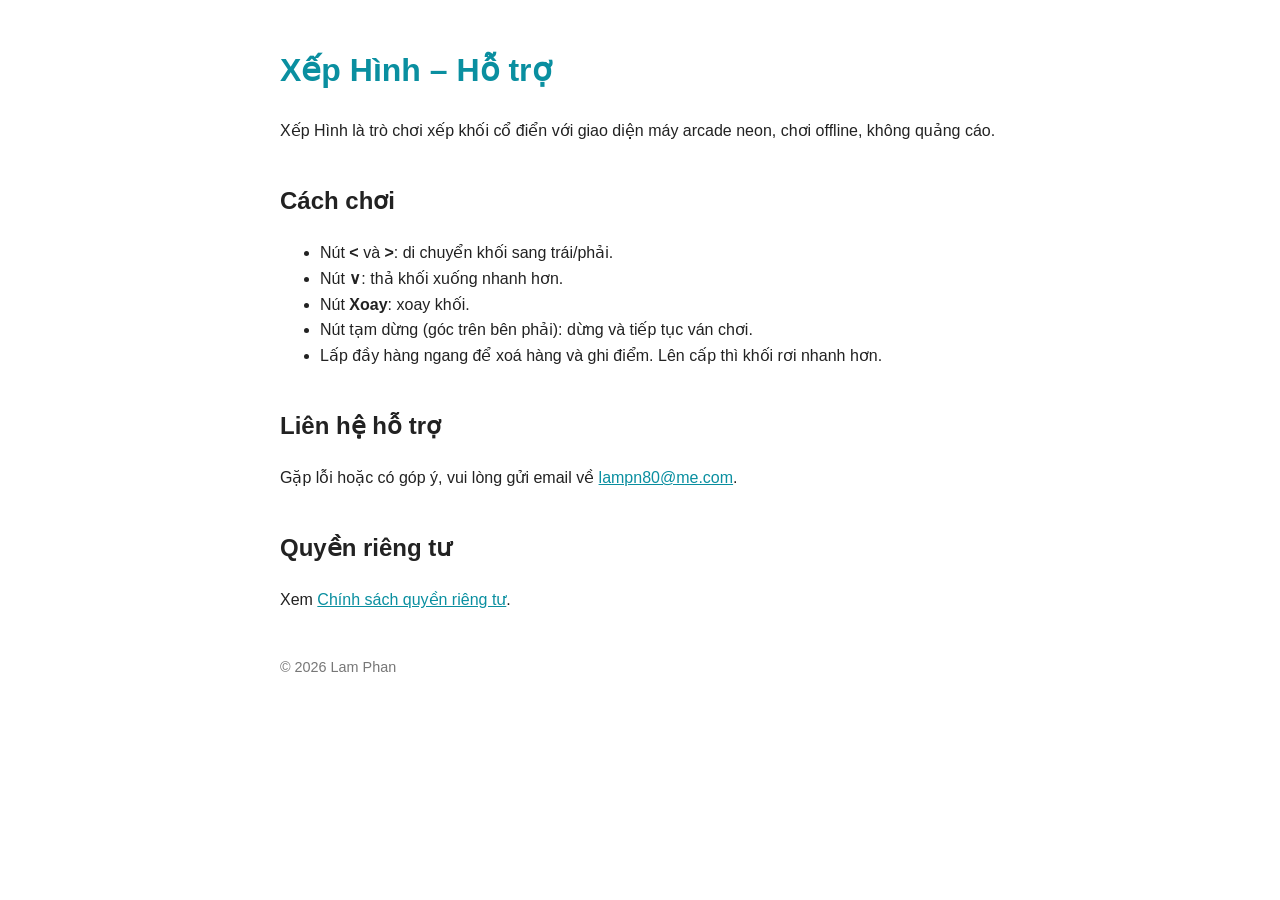
<file: index.html>
<!doctype html>
<html lang="vi"><head><meta charset="utf-8"><meta name="viewport" content="width=device-width,initial-scale=1">
<title>Hỗ trợ – Xếp Hình</title><link rel="stylesheet" href="style.css"></head>
<body>
<h1>Xếp Hình – Hỗ trợ</h1>
<p>Xếp Hình là trò chơi xếp khối cổ điển với giao diện máy arcade neon, chơi offline, không quảng cáo.</p>

<h2>Cách chơi</h2>
<ul>
<li>Nút <strong>&lt;</strong> và <strong>&gt;</strong>: di chuyển khối sang trái/phải.</li>
<li>Nút <strong>∨</strong>: thả khối xuống nhanh hơn.</li>
<li>Nút <strong>Xoay</strong>: xoay khối.</li>
<li>Nút tạm dừng (góc trên bên phải): dừng và tiếp tục ván chơi.</li>
<li>Lấp đầy hàng ngang để xoá hàng và ghi điểm. Lên cấp thì khối rơi nhanh hơn.</li>
</ul>

<h2>Liên hệ hỗ trợ</h2>
<p>Gặp lỗi hoặc có góp ý, vui lòng gửi email về <a href="mailto:lampn80@me.com">lampn80@me.com</a>.</p>

<h2>Quyền riêng tư</h2>
<p>Xem <a href="privacy.html">Chính sách quyền riêng tư</a>.</p>

<footer>© 2026 Lam Phan</footer>
</body></html>
</file>
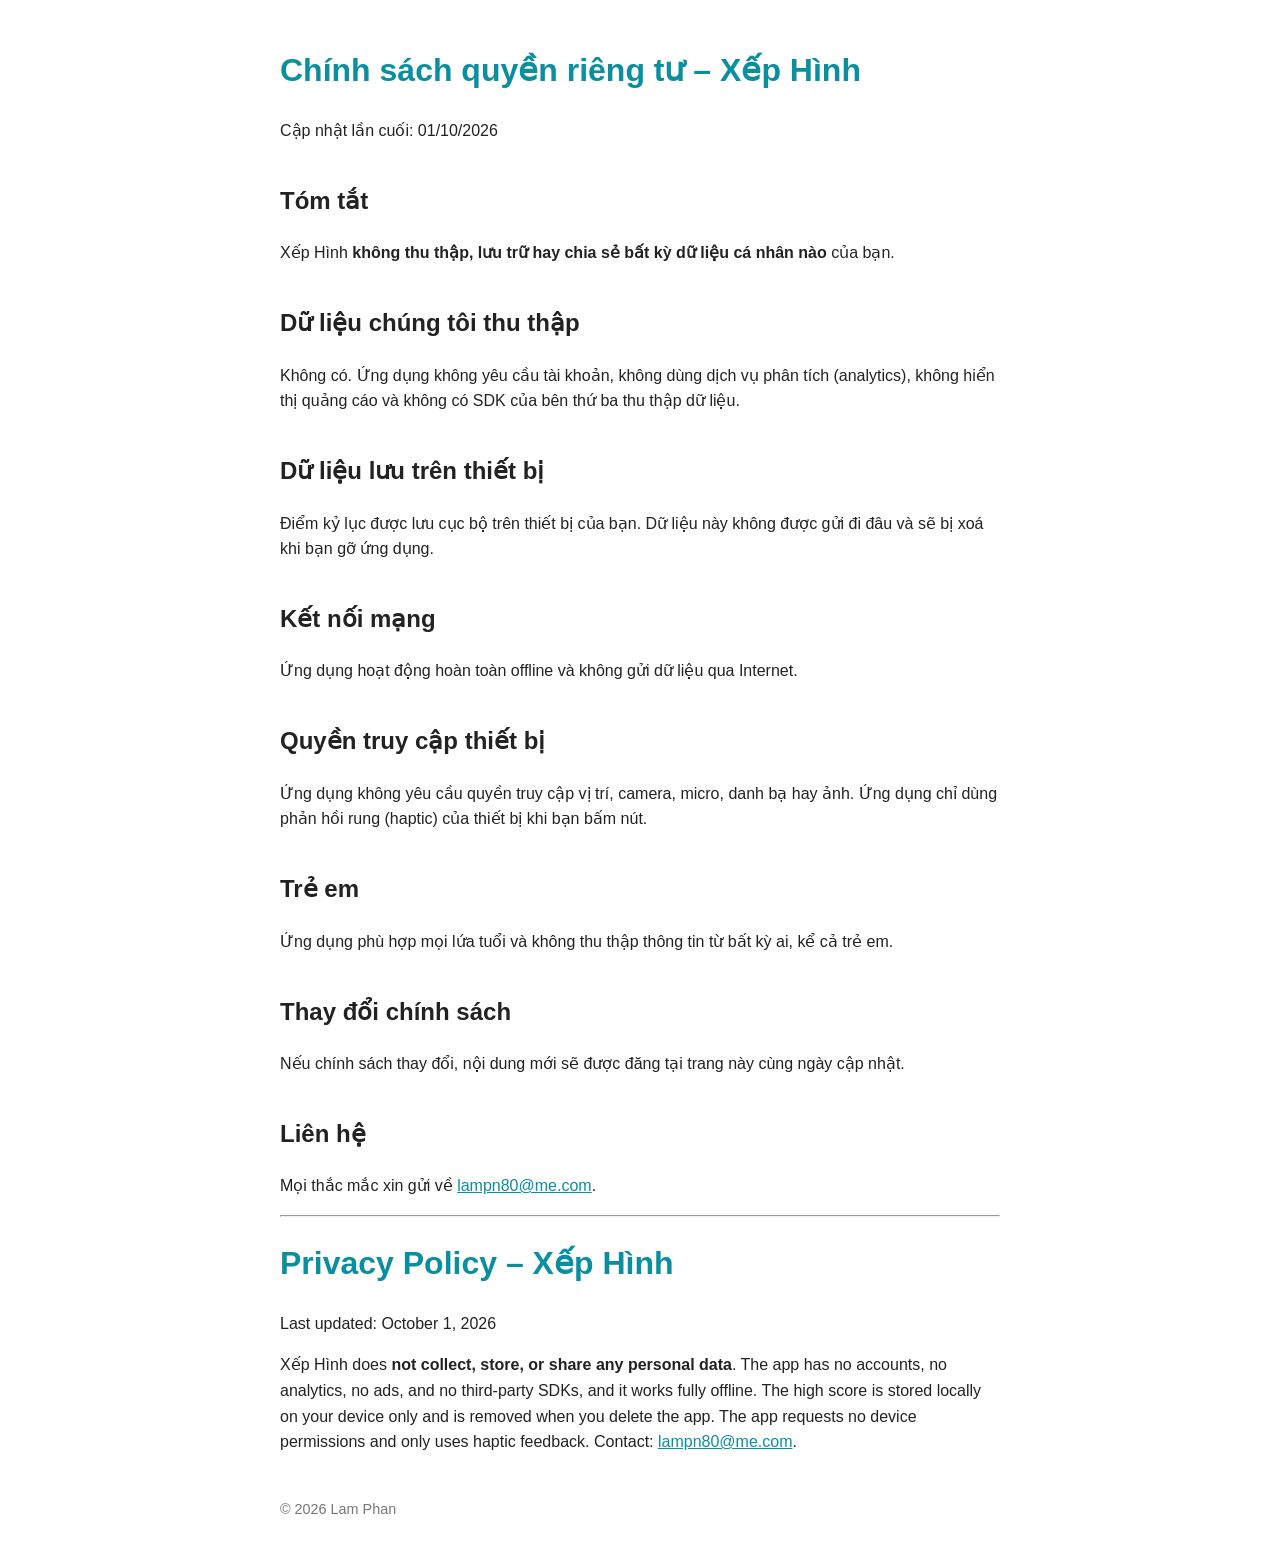
<file: privacy.html>
<!doctype html>
<html lang="vi"><head><meta charset="utf-8"><meta name="viewport" content="width=device-width,initial-scale=1">
<title>Chính sách quyền riêng tư – Xếp Hình</title><link rel="stylesheet" href="style.css"></head>
<body>
<h1>Chính sách quyền riêng tư – Xếp Hình</h1>
<p>Cập nhật lần cuối: 01/10/2026</p>

<h2>Tóm tắt</h2>
<p>Xếp Hình <strong>không thu thập, lưu trữ hay chia sẻ bất kỳ dữ liệu cá nhân nào</strong> của bạn.</p>

<h2>Dữ liệu chúng tôi thu thập</h2>
<p>Không có. Ứng dụng không yêu cầu tài khoản, không dùng dịch vụ phân tích (analytics), không hiển thị quảng cáo và không có SDK của bên thứ ba thu thập dữ liệu.</p>

<h2>Dữ liệu lưu trên thiết bị</h2>
<p>Điểm kỷ lục được lưu cục bộ trên thiết bị của bạn. Dữ liệu này không được gửi đi đâu và sẽ bị xoá khi bạn gỡ ứng dụng.</p>

<h2>Kết nối mạng</h2>
<p>Ứng dụng hoạt động hoàn toàn offline và không gửi dữ liệu qua Internet.</p>

<h2>Quyền truy cập thiết bị</h2>
<p>Ứng dụng không yêu cầu quyền truy cập vị trí, camera, micro, danh bạ hay ảnh. Ứng dụng chỉ dùng phản hồi rung (haptic) của thiết bị khi bạn bấm nút.</p>

<h2>Trẻ em</h2>
<p>Ứng dụng phù hợp mọi lứa tuổi và không thu thập thông tin từ bất kỳ ai, kể cả trẻ em.</p>

<h2>Thay đổi chính sách</h2>
<p>Nếu chính sách thay đổi, nội dung mới sẽ được đăng tại trang này cùng ngày cập nhật.</p>

<h2>Liên hệ</h2>
<p>Mọi thắc mắc xin gửi về <a href="mailto:lampn80@me.com">lampn80@me.com</a>.</p>

<hr>
<h1>Privacy Policy – Xếp Hình</h1>
<p>Last updated: October 1, 2026</p>
<p>Xếp Hình does <strong>not collect, store, or share any personal data</strong>. The app has no accounts, no analytics, no ads, and no third-party SDKs, and it works fully offline. The high score is stored locally on your device only and is removed when you delete the app. The app requests no device permissions and only uses haptic feedback. Contact: <a href="mailto:lampn80@me.com">lampn80@me.com</a>.</p>
<footer>© 2026 Lam Phan</footer>
</body></html>
</file>
<file: style.css>
body{font-family:-apple-system,BlinkMacSystemFont,"Segoe UI",sans-serif;max-width:720px;margin:0 auto;padding:24px 16px;line-height:1.6;color:#222}
h1{color:#0a8fa0}h2{margin-top:1.6em}a{color:#0a8fa0}footer{margin-top:3em;color:#777;font-size:.9em}
</file>
